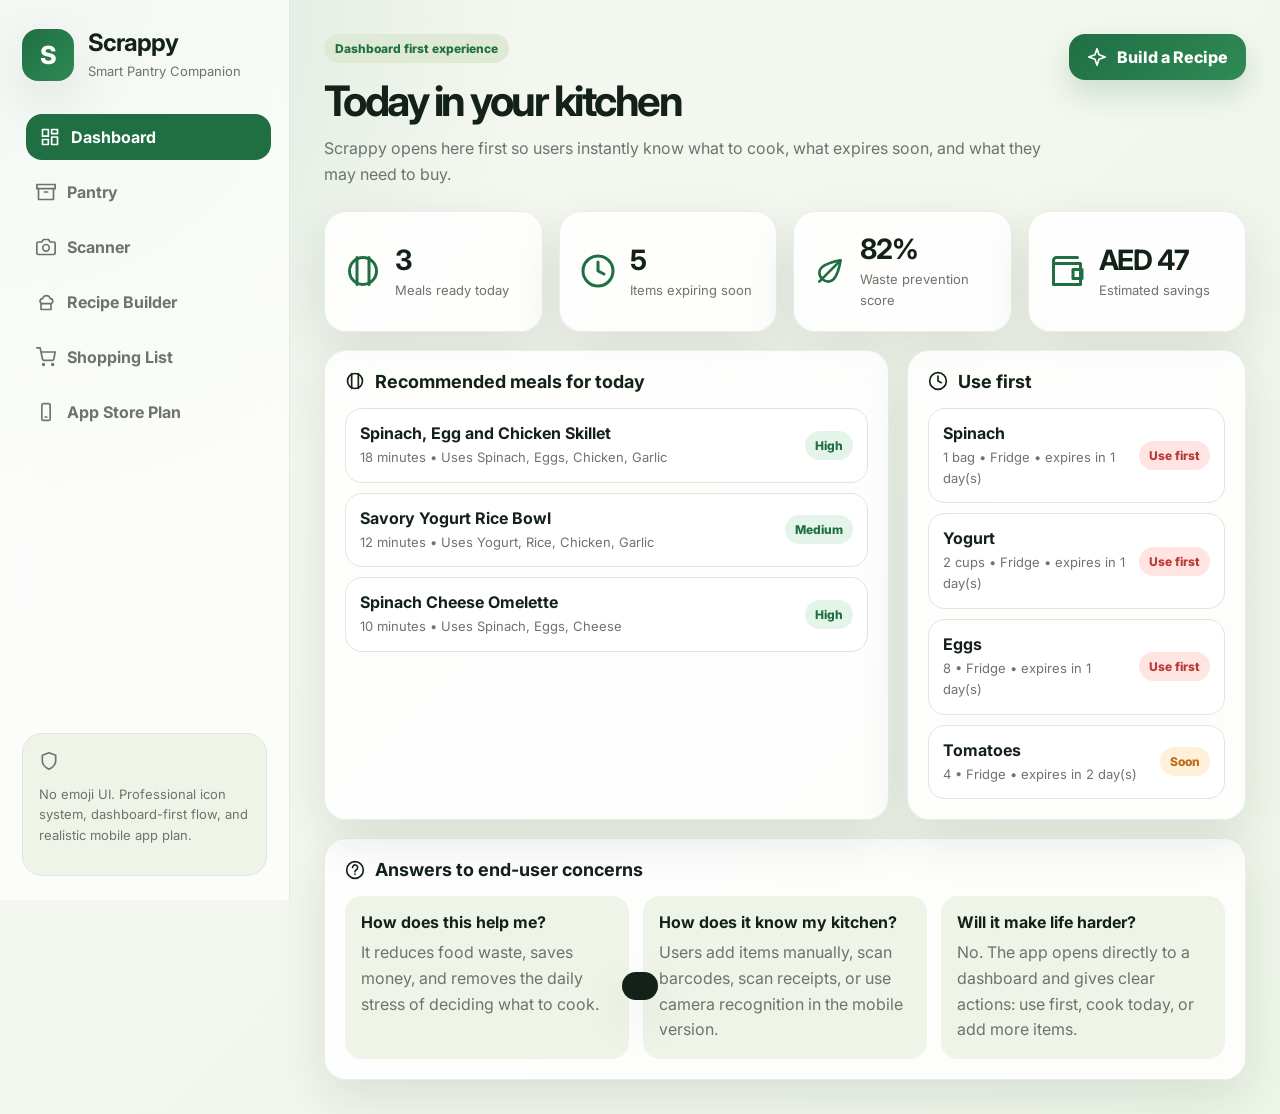
<file: index.html>
<!DOCTYPE html>
<html lang="en">
<head>
  <meta charset="UTF-8" />
  <meta name="viewport" content="width=device-width, initial-scale=1.0"/>
  <title>Scrappy v2 — Smart Pantry App</title>
  <link rel="stylesheet" href="styles.css"/>
</head>
<body>
  <div class="app-shell">
    <aside class="sidebar">
      <div class="brand">
        <div class="brand-mark">S</div>
        <div>
          <h1>Scrappy</h1>
          <p>Smart Pantry Companion</p>
        </div>
      </div>

      <nav class="nav">
        <button class="nav-btn active" data-page="dashboard" aria-label="Dashboard">
          <span class="icon" data-icon="layout"></span> Dashboard
        </button>
        <button class="nav-btn" data-page="pantry" aria-label="Pantry">
          <span class="icon" data-icon="box"></span> Pantry
        </button>
        <button class="nav-btn" data-page="scanner" aria-label="Scanner">
          <span class="icon" data-icon="camera"></span> Scanner
        </button>
        <button class="nav-btn" data-page="recipes" aria-label="Recipes">
          <span class="icon" data-icon="chef"></span> Recipe Builder
        </button>
        <button class="nav-btn" data-page="shopping" aria-label="Shopping List">
          <span class="icon" data-icon="cart"></span> Shopping List
        </button>
        <button class="nav-btn" data-page="appstore" aria-label="App Store Plan">
          <span class="icon" data-icon="phone"></span> App Store Plan
        </button>
      </nav>

      <div class="sidebar-note">
        <span class="icon" data-icon="shield"></span>
        <p>No emoji UI. Professional icon system, dashboard-first flow, and realistic mobile app plan.</p>
      </div>
    </aside>

    <main class="main">
      <section id="dashboard" class="page active">
        <div class="page-head">
          <div>
            <span class="eyebrow">Dashboard first experience</span>
            <h2>Today in your kitchen</h2>
            <p>Scrappy opens here first so users instantly know what to cook, what expires soon, and what they may need to buy.</p>
          </div>
          <button class="primary-btn" data-jump="recipes"><span class="icon" data-icon="spark"></span> Build a Recipe</button>
        </div>

        <div class="grid stats-grid">
          <article class="stat-card">
            <span class="icon large" data-icon="plate"></span>
            <div><strong id="mealsCount">3</strong><p>Meals ready today</p></div>
          </article>
          <article class="stat-card">
            <span class="icon large" data-icon="clock"></span>
            <div><strong>5</strong><p>Items expiring soon</p></div>
          </article>
          <article class="stat-card">
            <span class="icon large" data-icon="leaf"></span>
            <div><strong>82%</strong><p>Waste prevention score</p></div>
          </article>
          <article class="stat-card">
            <span class="icon large" data-icon="wallet"></span>
            <div><strong>AED 47</strong><p>Estimated savings</p></div>
          </article>
        </div>

        <div class="dashboard-layout">
          <article class="panel">
            <div class="panel-title"><span class="icon" data-icon="plate"></span><h3>Recommended meals for today</h3></div>
            <div id="todayMeals" class="meal-list"></div>
          </article>

          <article class="panel">
            <div class="panel-title"><span class="icon" data-icon="clock"></span><h3>Use first</h3></div>
            <div id="expiryList" class="expiry-list"></div>
          </article>
        </div>

        <article class="panel question-panel">
          <div class="panel-title"><span class="icon" data-icon="help"></span><h3>Answers to end-user concerns</h3></div>
          <div class="faq-grid">
            <div>
              <h4>How does this help me?</h4>
              <p>It reduces food waste, saves money, and removes the daily stress of deciding what to cook.</p>
            </div>
            <div>
              <h4>How does it know my kitchen?</h4>
              <p>Users add items manually, scan barcodes, scan receipts, or use camera recognition in the mobile version.</p>
            </div>
            <div>
              <h4>Will it make life harder?</h4>
              <p>No. The app opens directly to a dashboard and gives clear actions: use first, cook today, or add more items.</p>
            </div>
          </div>
        </article>
      </section>

      <section id="pantry" class="page">
        <div class="page-head">
          <div>
            <span class="eyebrow">Inventory</span>
            <h2>Pantry management</h2>
            <p>Add, search, and track items. Expiring ingredients are highlighted but the full pantry stays available for better recipe combinations.</p>
          </div>
        </div>

        <div class="toolbar">
          <input id="pantrySearch" placeholder="Search pantry items..." />
          <select id="categoryFilter">
            <option value="all">All categories</option>
            <option value="Fridge">Fridge</option>
            <option value="Pantry">Pantry</option>
            <option value="Freezer">Freezer</option>
          </select>
        </div>

        <form id="addItemForm" class="add-form">
          <input id="itemName" placeholder="Ingredient name" required />
          <input id="itemQty" placeholder="Quantity" required />
          <select id="itemCategory">
            <option>Fridge</option>
            <option>Pantry</option>
            <option>Freezer</option>
          </select>
          <input id="itemDays" type="number" min="0" value="3" title="Days until expiry" />
          <button class="primary-btn" type="submit"><span class="icon" data-icon="plus"></span> Add Item</button>
        </form>

        <div id="pantryGrid" class="pantry-grid"></div>
      </section>

      <section id="scanner" class="page">
        <div class="page-head">
          <div>
            <span class="eyebrow">Camera + AI vision workflow</span>
            <h2>How scanning works</h2>
            <p>This answers whether the scanner is a plugin. In production, the camera is built into the app and connected to an AI vision model.</p>
          </div>
          <button id="simulateScan" class="primary-btn"><span class="icon" data-icon="camera"></span> Simulate Scan</button>
        </div>

        <div class="scanner-layout">
          <div class="camera-card">
            <div class="scan-frame">
              <span class="corner tl"></span><span class="corner tr"></span><span class="corner bl"></span><span class="corner br"></span>
              <div id="scanStatus">Ready to scan fridge, pantry, barcode, or receipt</div>
            </div>
          </div>

          <article class="panel">
            <div class="panel-title"><span class="icon" data-icon="spark"></span><h3>Production technology</h3></div>
            <ul class="clean-list">
              <li><strong>Mobile framework:</strong> React Native with Expo</li>
              <li><strong>Camera:</strong> Expo Camera or React Native Vision Camera</li>
              <li><strong>AI recognition:</strong> Google Gemini Vision or OpenAI Vision</li>
              <li><strong>Database:</strong> Firebase or Supabase</li>
              <li><strong>App release:</strong> App Store Connect + Google Play Console</li>
            </ul>
          </article>
        </div>

        <div class="steps">
          <div><span>1</span><h4>Open camera</h4><p>User scans groceries, fridge, pantry, barcode, or receipt.</p></div>
          <div><span>2</span><h4>AI detects items</h4><p>The model identifies ingredients, labels, expiry dates, and quantities.</p></div>
          <div><span>3</span><h4>Pantry updates</h4><p>Detected items are added to the user's pantry for tracking.</p></div>
          <div><span>4</span><h4>Recipes refresh</h4><p>Dashboard and Recipe Builder update instantly.</p></div>
        </div>
      </section>

      <section id="recipes" class="page">
        <div class="page-head">
          <div>
            <span class="eyebrow">Improved recipe logic</span>
            <h2>Recipe Builder</h2>
            <p>Select expiring items first, then add any other pantry ingredients to create better meals. This solves the chicken example from the feedback.</p>
          </div>
        </div>

        <div class="recipe-builder">
          <article class="panel">
            <div class="panel-title"><span class="icon" data-icon="clock"></span><h3>Expiring soon</h3></div>
            <div id="expiringChoices" class="choice-list"></div>
          </article>

          <article class="panel">
            <div class="panel-title"><span class="icon" data-icon="box"></span><h3>Add more pantry items</h3></div>
            <p class="muted">Add items that are not expiring but would improve the recipe.</p>
            <div id="optionalChoices" class="choice-list"></div>
          </article>
        </div>

        <button id="generateRecipe" class="wide primary-btn"><span class="icon" data-icon="spark"></span> Generate recipe using selected items</button>
        <div id="recipeOutput" class="recipe-output"></div>
      </section>

      <section id="shopping" class="page">
        <div class="page-head">
          <div>
            <span class="eyebrow">Shopping clarity</span>
            <h2>Shopping List</h2>
            <p>Scrappy separates what you already have from what is missing so users avoid duplicate purchases.</p>
          </div>
        </div>

        <div class="dashboard-layout">
          <article class="panel">
            <div class="panel-title"><span class="icon" data-icon="cart"></span><h3>Suggested missing items</h3></div>
            <label class="check-row"><input type="checkbox"> Whole grain bread</label>
            <label class="check-row"><input type="checkbox"> Fresh herbs</label>
            <label class="check-row"><input type="checkbox"> Lemon</label>
            <label class="check-row"><input type="checkbox"> Olive oil</label>
          </article>

          <article class="panel">
            <div class="panel-title"><span class="icon" data-icon="shield"></span><h3>Already available</h3></div>
            <p class="pill">Chicken</p>
            <p class="pill">Eggs</p>
            <p class="pill">Yogurt</p>
            <p class="pill">Spinach</p>
            <p class="pill">Rice</p>
          </article>
        </div>
      </section>

      <section id="appstore" class="page">
        <div class="page-head">
          <div>
            <span class="eyebrow">Publishing plan</span>
            <h2>How Scrappy becomes an iOS and Android app</h2>
            <p>This section directly answers the app store question in the feedback.</p>
          </div>
        </div>

        <div class="timeline">
          <div><span class="icon" data-icon="code"></span><h3>1. Build mobile app</h3><p>Use React Native with Expo for one codebase across iOS and Android.</p></div>
          <div><span class="icon" data-icon="camera"></span><h3>2. Add camera tools</h3><p>Use Expo Camera or Vision Camera for scanning food, labels, barcodes, and receipts.</p></div>
          <div><span class="icon" data-icon="spark"></span><h3>3. Connect AI vision</h3><p>Use Gemini Vision or OpenAI Vision to recognise items and expiry information.</p></div>
          <div><span class="icon" data-icon="database"></span><h3>4. Store user pantry</h3><p>Use Firebase or Supabase so pantry data syncs across devices.</p></div>
          <div><span class="icon" data-icon="phone"></span><h3>5. Publish</h3><p>Build releases with Expo EAS, then submit to App Store Connect and Google Play Console.</p></div>
        </div>
      </section>
    </main>
  </div>

  <div id="toast" class="toast"></div>
  <script src="app.js"></script>
</body>
</html>
</file>
<file: styles.css>
@import url('https://fonts.googleapis.com/css2?family=Inter:wght@400;500;600;700;800&display=swap');

:root{
  --bg:#f5f7f1;
  --panel:#ffffff;
  --panel-2:#eef4e8;
  --text:#142118;
  --muted:#6b746d;
  --primary:#1f6f43;
  --primary-2:#2f8a55;
  --accent:#dfead5;
  --warning:#b96b18;
  --danger:#b83b36;
  --line:#dfe6da;
  --shadow:0 18px 50px rgba(23,42,28,.11);
  --radius:22px;
}
*{box-sizing:border-box}
body{
  margin:0;
  font-family:Inter, system-ui, -apple-system, BlinkMacSystemFont, Arial, sans-serif;
  background:
    radial-gradient(circle at top left, rgba(47,138,85,.18), transparent 32%),
    linear-gradient(135deg,#f7f8f3,#eef5e9);
  color:var(--text);
}
button,input,select{font:inherit}
button{cursor:pointer}
.app-shell{
  display:grid;
  grid-template-columns:290px 1fr;
  min-height:100vh;
}
.sidebar{
  position:sticky;
  top:0;
  height:100vh;
  padding:28px 22px;
  background:rgba(255,255,255,.72);
  backdrop-filter: blur(20px);
  border-right:1px solid rgba(31,111,67,.12);
}
.brand{display:flex;align-items:center;gap:14px;margin-bottom:32px}
.brand-mark{
  width:52px;height:52px;border-radius:16px;
  background:linear-gradient(135deg,var(--primary),var(--primary-2));
  color:white;display:grid;place-items:center;
  font-weight:800;font-size:25px;box-shadow:var(--shadow)
}
.brand h1{margin:0;font-size:24px;letter-spacing:-.04em}
.brand p{margin:4px 0 0;color:var(--muted);font-size:13px}
.nav{display:grid;gap:9px}
.nav-btn{
  width:100%;border:0;background:transparent;color:var(--muted);
  padding:13px 14px;border-radius:16px;display:flex;align-items:center;gap:11px;
  font-weight:700;text-align:left;transition:.25s ease;
}
.nav-btn:hover,.nav-btn.active{
  background:var(--primary);color:#fff;transform:translateX(4px);
}
.sidebar-note{
  position:absolute;left:22px;right:22px;bottom:24px;
  background:var(--panel-2);border:1px solid var(--line);
  border-radius:20px;padding:16px;color:var(--muted);font-size:13px;line-height:1.5
}
.main{padding:34px;max-width:1220px;width:100%;margin:0 auto}
.page{display:none;animation:fadeUp .35s ease}
.page.active{display:block}
@keyframes fadeUp{from{opacity:0;transform:translateY(12px)}to{opacity:1;transform:none}}
.page-head{
  display:flex;justify-content:space-between;gap:24px;align-items:flex-start;margin-bottom:24px
}
.eyebrow{
  display:inline-flex;padding:7px 11px;border-radius:999px;
  background:var(--accent);color:var(--primary);font-weight:800;font-size:12px;margin-bottom:12px
}
h2{font-size:42px;letter-spacing:-.06em;margin:0 0 10px}
h3{margin:0;font-size:18px}
h4{margin:0 0 8px}
p{line-height:1.6}
.page-head p{margin:0;color:var(--muted);max-width:720px}
.primary-btn{
  border:0;background:linear-gradient(135deg,var(--primary),var(--primary-2));
  color:white;border-radius:16px;padding:13px 18px;font-weight:800;
  display:inline-flex;align-items:center;justify-content:center;gap:10px;box-shadow:0 14px 28px rgba(31,111,67,.18);
  transition:.25s ease;
}
.primary-btn:hover{transform:translateY(-2px)}
.grid{display:grid;gap:16px}
.stats-grid{grid-template-columns:repeat(4,1fr);margin-bottom:18px}
.stat-card,.panel{
  background:rgba(255,255,255,.85);border:1px solid rgba(31,111,67,.1);
  border-radius:var(--radius);box-shadow:var(--shadow);padding:20px;
}
.stat-card{display:flex;align-items:center;gap:14px}
.stat-card strong{font-size:28px;letter-spacing:-.04em}
.stat-card p{margin:3px 0 0;color:var(--muted);font-size:13px}
.dashboard-layout{display:grid;grid-template-columns:1.25fr .75fr;gap:18px;margin-bottom:18px}
.panel-title{display:flex;align-items:center;gap:10px;margin-bottom:16px}
.meal-list,.expiry-list,.choice-list{display:grid;gap:10px}
.meal-card,.expiry-card,.ingredient-card{
  border:1px solid var(--line);border-radius:17px;padding:14px;background:#fff;
  display:flex;justify-content:space-between;align-items:center;gap:14px
}
.meal-card p,.expiry-card p{margin:4px 0 0;color:var(--muted);font-size:13px}
.status{
  padding:7px 10px;border-radius:999px;font-size:12px;font-weight:800;white-space:nowrap
}
.status.good{background:#e5f4e9;color:var(--primary)}
.status.warn{background:#fff1d9;color:var(--warning)}
.status.danger{background:#ffe4e2;color:var(--danger)}
.question-panel{margin-top:18px}
.faq-grid{display:grid;grid-template-columns:repeat(3,1fr);gap:14px}
.faq-grid div{background:var(--panel-2);padding:16px;border-radius:17px}
.faq-grid p{margin:0;color:var(--muted)}
.toolbar,.add-form{display:flex;gap:12px;margin-bottom:16px}
input,select{
  border:1px solid var(--line);background:#fff;border-radius:15px;padding:13px 14px;outline:none;min-width:0
}
input:focus,select:focus{border-color:var(--primary);box-shadow:0 0 0 4px rgba(31,111,67,.1)}
.toolbar input{flex:1}
.add-form input{flex:1}
.pantry-grid{display:grid;grid-template-columns:repeat(3,1fr);gap:14px}
.pantry-card{
  background:#fff;border:1px solid var(--line);box-shadow:var(--shadow);
  padding:18px;border-radius:20px;position:relative;overflow:hidden
}
.pantry-card:before{
  content:"";position:absolute;left:0;right:0;top:0;height:5px;background:var(--primary)
}
.pantry-card.warn:before{background:var(--warning)}
.pantry-card.danger:before{background:var(--danger)}
.pantry-meta{display:flex;gap:8px;flex-wrap:wrap;margin-top:12px}
.pill{
  display:inline-block;background:var(--panel-2);color:var(--primary);
  padding:7px 10px;border-radius:999px;margin:3px;font-size:12px;font-weight:800
}
.scanner-layout{display:grid;grid-template-columns:1fr 1fr;gap:18px;margin-bottom:18px}
.camera-card{
  background:#111d15;border-radius:26px;padding:24px;min-height:330px;box-shadow:var(--shadow)
}
.scan-frame{
  height:100%;border:1px solid rgba(255,255,255,.22);border-radius:22px;
  display:grid;place-items:center;color:#d9f1df;position:relative;text-align:center;padding:24px
}
.corner{position:absolute;width:42px;height:42px;border-color:#6de095}
.tl{top:20px;left:20px;border-top:3px solid;border-left:3px solid}
.tr{top:20px;right:20px;border-top:3px solid;border-right:3px solid}
.bl{bottom:20px;left:20px;border-bottom:3px solid;border-left:3px solid}
.br{bottom:20px;right:20px;border-bottom:3px solid;border-right:3px solid}
.clean-list{padding-left:20px;color:var(--muted);line-height:1.9}
.steps{display:grid;grid-template-columns:repeat(4,1fr);gap:14px}
.steps div{background:#fff;border:1px solid var(--line);border-radius:20px;padding:18px;box-shadow:var(--shadow)}
.steps span{
  width:34px;height:34px;background:var(--primary);color:#fff;border-radius:12px;display:grid;place-items:center;font-weight:800;margin-bottom:12px
}
.recipe-builder{display:grid;grid-template-columns:1fr 1fr;gap:18px;margin-bottom:16px}
.choice{
  display:flex;align-items:center;gap:10px;background:#fff;border:1px solid var(--line);border-radius:16px;padding:12px
}
.choice input{accent-color:var(--primary)}
.wide{width:100%;margin-bottom:16px}
.recipe-output{
  display:none;background:#fff;border:1px solid var(--line);border-radius:24px;box-shadow:var(--shadow);padding:22px;animation:fadeUp .35s ease
}
.recipe-output.show{display:block}
.recipe-ingredients{display:flex;gap:8px;flex-wrap:wrap;margin:12px 0}
.check-row{display:block;padding:12px;border-bottom:1px solid var(--line)}
.timeline{display:grid;gap:14px}
.timeline div{display:grid;grid-template-columns:42px 220px 1fr;gap:14px;align-items:center;background:#fff;border:1px solid var(--line);border-radius:20px;padding:18px;box-shadow:var(--shadow)}
.muted{color:var(--muted)}
.toast{
  position:fixed;left:50%;bottom:-100px;transform:translateX(-50%);
  background:#142118;color:white;padding:14px 18px;border-radius:999px;font-weight:700;
  box-shadow:var(--shadow);transition:.35s ease;z-index:99
}
.toast.show{bottom:22px}
.icon{width:20px;height:20px;display:inline-flex;vertical-align:middle}
.icon.large{width:36px;height:36px;color:var(--primary)}
.icon svg{width:100%;height:100%;stroke:currentColor;fill:none;stroke-width:2;stroke-linecap:round;stroke-linejoin:round}

@media(max-width:900px){
  .app-shell{grid-template-columns:1fr}
  .sidebar{position:relative;height:auto;border-right:0;border-bottom:1px solid var(--line)}
  .sidebar-note{position:static;margin-top:20px}
  .main{padding:22px}
  .page-head{display:block}
  h2{font-size:32px}
  .stats-grid,.dashboard-layout,.faq-grid,.pantry-grid,.scanner-layout,.steps,.recipe-builder{grid-template-columns:1fr}
  .toolbar,.add-form{flex-direction:column}
  .nav{grid-template-columns:1fr 1fr}
}
</file>
